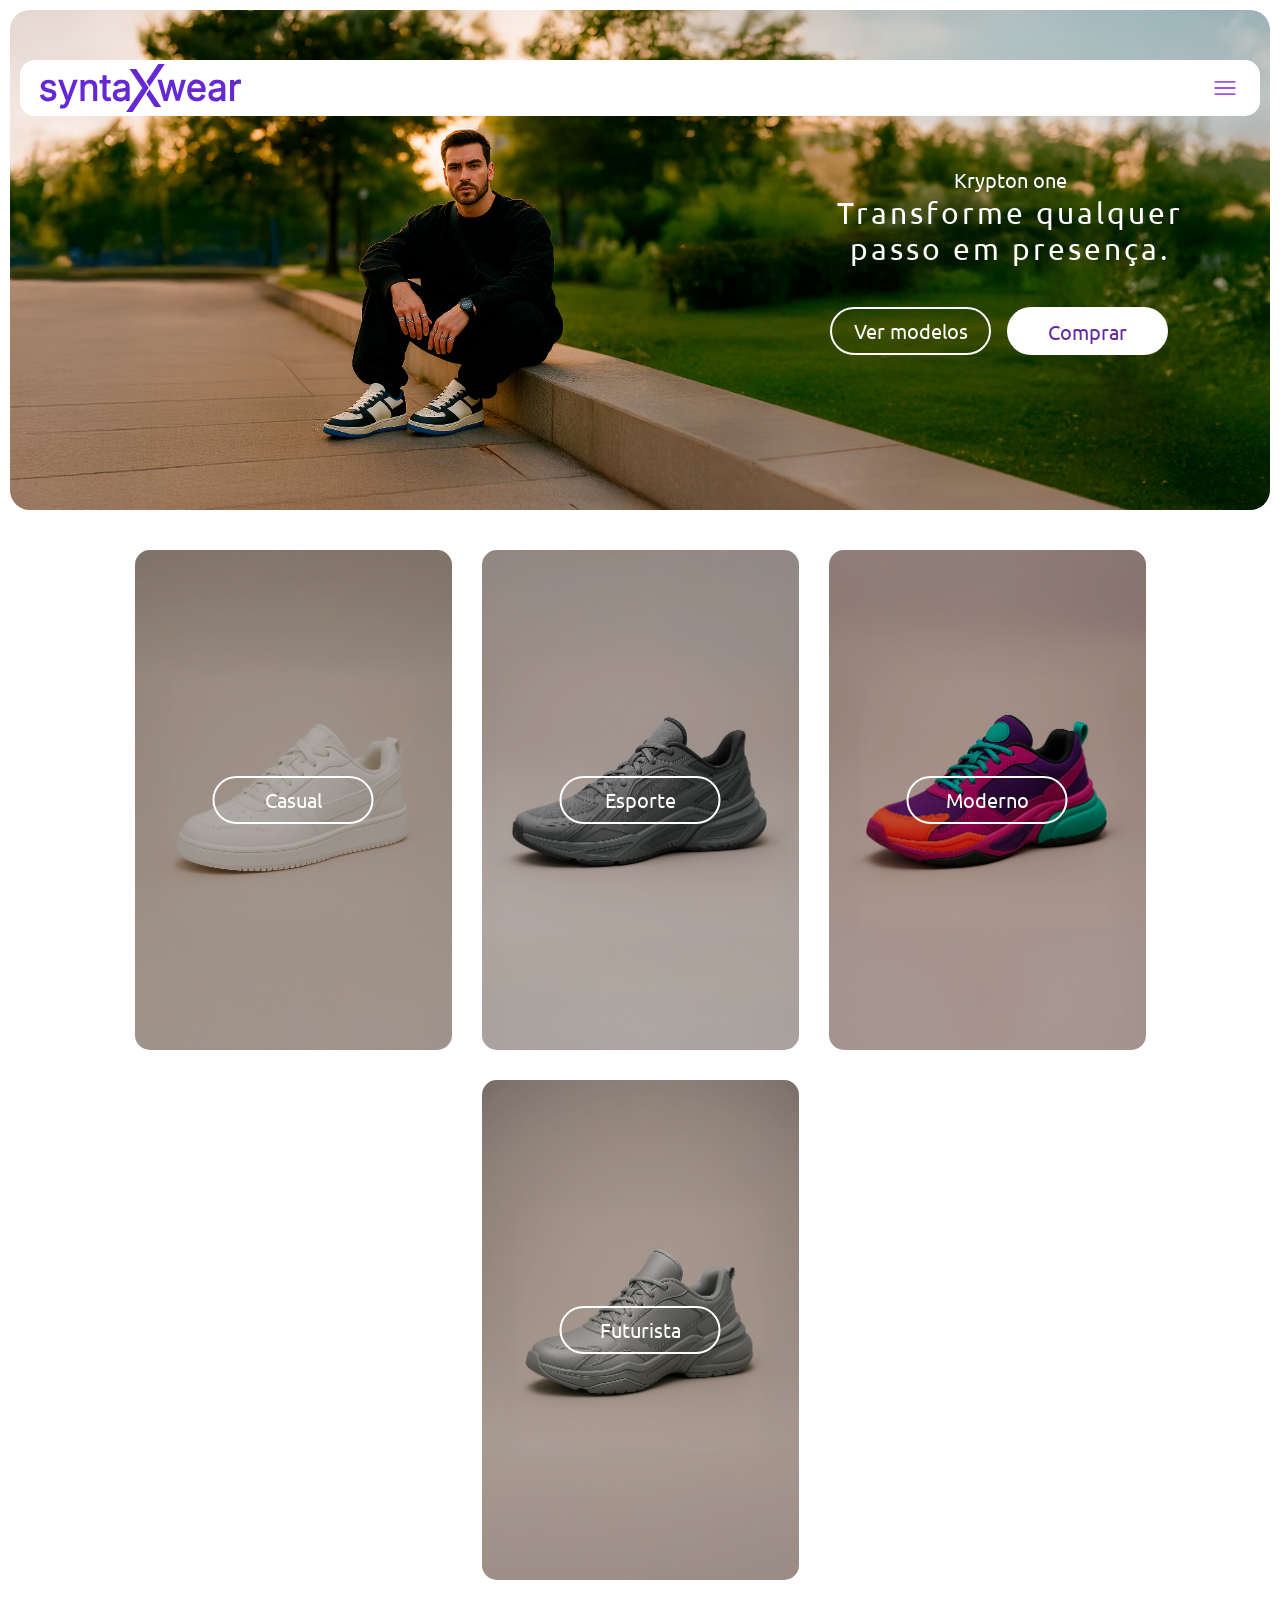
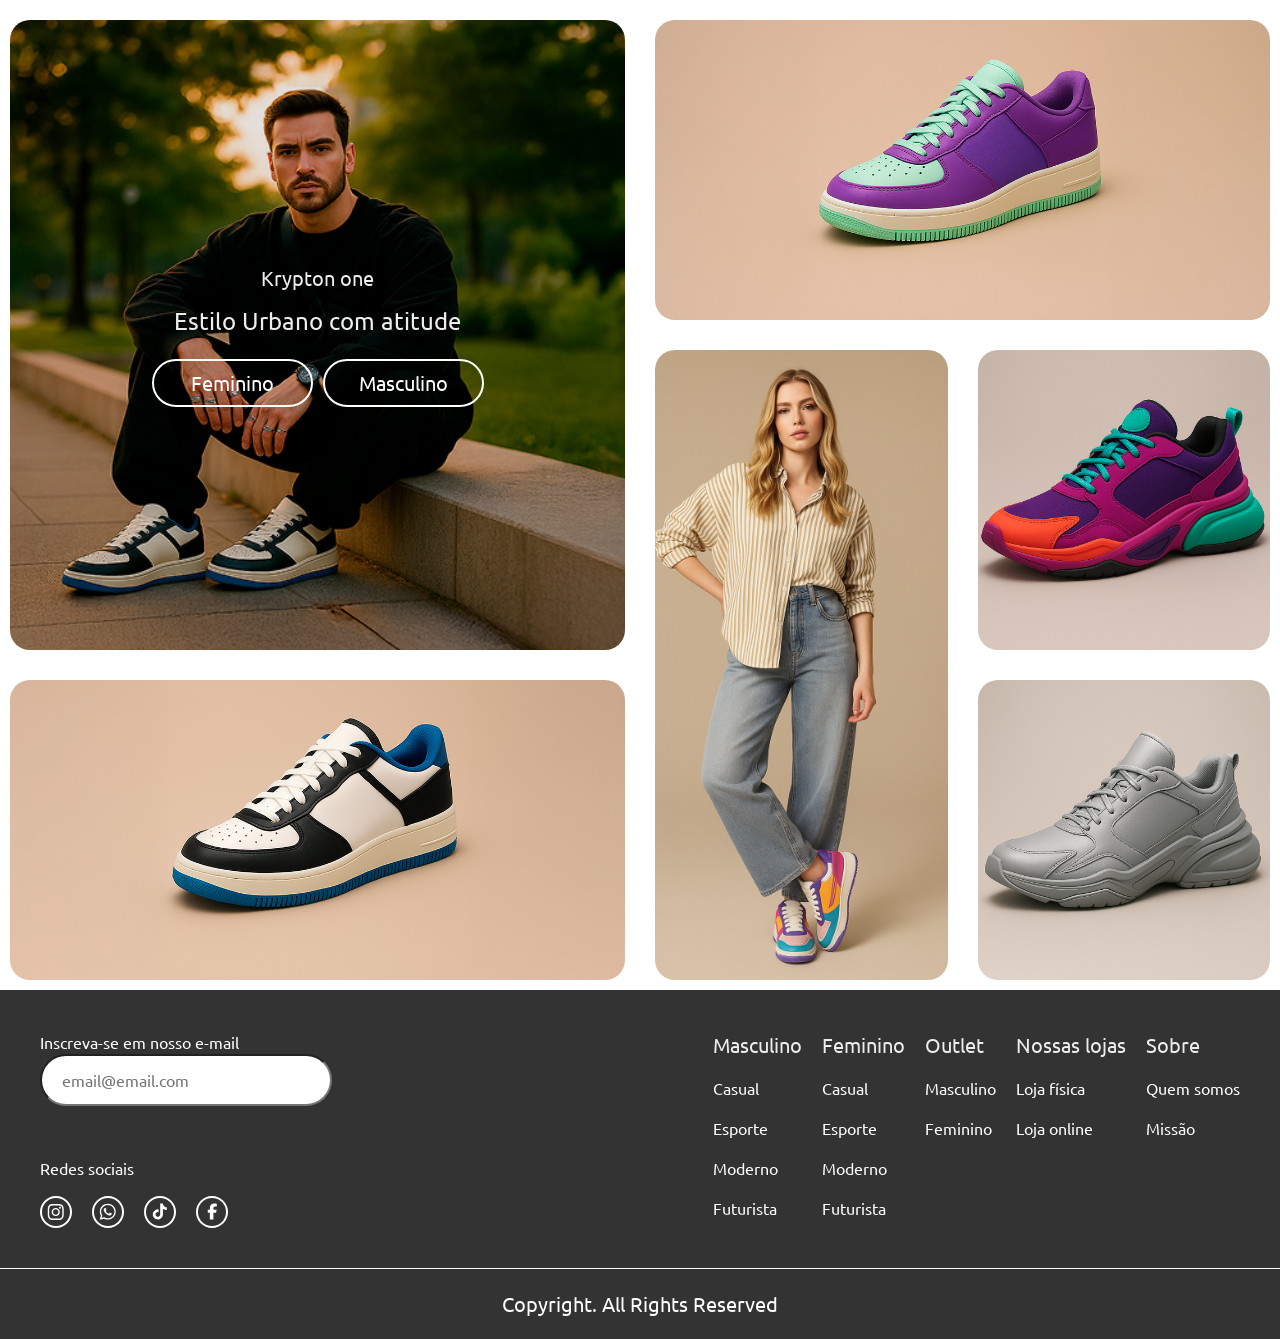
<file: index.html>
<!DOCTYPE html>
<html lang="pt-BR">

<head>
    <meta charset="UTF-8">
    <meta name="viewport" content="width=device-width, initial-scale=1.0">
    <title>SyntaxWear - Tênis e Sneakers Online</title>
    <meta name="description"
        content="Compre os melhores tênis e sneakers online na SyntaxWear. Encontre os últimos lançamentos, ofertas exclusivas e uma ampla variedade de estilos. Transforme seu estilo com nossos produtos de alta qualidade.">
    <link rel="stylesheet" href="./css/base/reset.css">
    <link rel="stylesheet" href="./css/base/variables.css">
    <link rel="stylesheet" href="./css/main.css">
    <link rel="stylesheet" href="./css/layout/header.css">
    <link rel="stylesheet" href="./css/layout/hero.css">
    <link rel="stylesheet" href="./css/layout/categories.css">
    <link rel="stylesheet" href="./css/layout/products.css">
    <link rel="stylesheet" href="./css/layout/footer.css">
</head>

<body>
    <!-- Header -->
    <header class="header">
        <h1 class="logo">
            <a href="/" title="SyntaxWear - Tênis e Sneakers Online">
                <img src="./images/icons/logo.svg" alt="SyntaxWear - Tênis e Sneakers Online">
            </a>
        </h1>

        <input type="checkbox" id="menu-toggle" class="menu-toggle">
        <label for="menu-toggle" class="menu-icon">
            <img src="./images/icons/hamburguer.svg" alt="menu mobile">
        </label>
        <nav class="nav-container">

            <nav class="nav-center" aria-label="Categorias Principais">
                <ul>
                    <li><a href="#">Masculino</a></li>
                    <li><a href="#">Feminino</a></li>
                    <li><a href="#">Outlet</a></li>
                </ul>
            </nav>

            <nav class="nav-right" aria-label="Acesso rápido">
                <ul>
                    <li><a href="#">Nossas lojas</a></li>
                    <li><a href="#">Sobre</a></li>

                    <li><a href="#" aria-label="Minha conta"><img src="./images/icons/user.svg" alt=" Minha conta"></a>
                    </li>
                    <li><a href="#" aria-label="Ajuda"><img src="./images/icons/help.svg" alt=" Ajuda"></a></li>
                    <li><a href="#" aria-label="carrinho"><img src="./images/icons/bag.svg" alt=" Carrinho"></a></li>
                </ul>
            </nav>
        </nav>
    </header>

    <!-- Conteúdo Principal -->
    <main>
        <!-- Seção Hero -->
        <section class="hero-section">
            <div class="hero-overlay">
                <div class="hero-content">
                    <span class="hero-subtitle">Krypton one</span>
                    <h2 class="hero-title">Transforme qualquer passo em presença.</h2>
                    <div class="hero-buttons">
                        <a class="btn btn-outline" href="#">Ver modelos</a>
                        <a class="btn btn-filled" href="#">Comprar</a>

                    </div>
                </div>
            </div>

        </section>

        <!-- Seção de Categorias de Tênis -->
        <section class="categories-section">

            <div class="category-card casual">
                <a href="#" class="category-link">
                    <span class="overlay"></span>
                    <span class="category-name btn btn-outline">Casual</span>
                </a>
            </div>

            <div class="category-card esporte">
                <a href="#" class="category-link">
                    <span class="overlay"></span>
                    <span class="category-name btn btn-outline">Esporte</span>
                </a>
            </div>

            <div class="category-card moderno">
                <a href="#" class="category-link">
                    <span class="overlay"></span>
                    <span class="category-name btn btn-outline">Moderno</span>
                </a>
            </div>

            <div class="category-card futurista">
                <a href="#" class="category-link">
                    <span class="overlay"></span>
                    <span class="category-name btn btn-outline">Futurista</span>
                </a>
            </div>

        </section>

        <!-- Seção de Produtos em Destaque -->
        <section class="grid-section">
            <div class="card highlight">
                <div class="top1-content">
                    <h3 class="card-title">Krypton one</h3>
                    <p class="card-subtitle">Estilo Urbano com atitude</p>
                    <div class="cta-group">
                        <a href="#" class="btn btn-outline">Feminino</a>
                        <a href="#" class="btn btn-outline">Masculino</a>
                    </div>
                </div>
            </div>
            <div class="card sneaker-purple"></div>
            <div class="card model"></div>
            <div class="card sneaker-color"></div>
            <div class="card sneaker-white"></div>
            <div class="card sneaker-silver"></div>
        </section>
    </main>

    <!-- Footer -->
    <footer class="site-footer">
        <div class="footer-content">
            <!-- Newsletter -->
            <div class="footer-right">

                <form class="newsletter-form">
                    <label for="newsletter-email">Inscreva-se em nosso e-mail</e-mail></label>
                    <input type="email" id="newsletter-email" placeholder="email@email.com">

                </form>


                <div class="footer-social">
                    <span>Redes sociais</span>
                    <ul>
                        <li><a href="#" aria-label="Instagram"><img src="./images/icons/instagram.svg"
                                    alt="Instagram"></a></li>
                        <li><a href="#" aria-label="whatsapp"><img src="./images/icons/whatsapp.svg" alt="WhatsApp"></a>
                        </li>
                        <li><a href="#" aria-label="TikTok"><img src="./images/icons/tiktok.svg" alt="TikTok"></a></li>
                        <li><a href="#" aria-label="Facebook"><img src="./images/icons/facebook.svg" alt="Facebook"></a>
                        </li>
                    </ul>
                </div>
            </div>

            <!-- Links de Navegação -->
            <nav class="footer-links">
                <ul>
                    <li>
                        <strong>Masculino</strong>
                        <ul>
                            <li><a href="#">Casual</a></li>
                            <li><a href="#">Esporte</a></li>
                            <li><a href="#">Moderno</a></li>
                            <li><a href="#">Futurista</a></li>
                        </ul>
                    </li>

                    <li>
                        <strong>Feminino</strong>
                        <ul>
                            <li><a href="#">Casual</a></li>
                            <li><a href="#">Esporte</a></li>
                            <li><a href="#">Moderno</a></li>
                            <li><a href="#">Futurista</a></li>
                        </ul>
                    </li>

                    <li>
                        <strong>Outlet</strong>
                        <ul>
                            <li><a href="#">Masculino</a></li>
                            <li><a href="#">Feminino</a></li>
                        </ul>
                    </li>

                    <li>
                        <strong>Nossas lojas</strong>
                        <ul>
                            <li><a href="#">Loja física</a></li>
                            <li><a href="#">Loja online</a></li>
                        </ul>
                    </li>

                    <li>
                        <strong>Sobre</strong>
                        <ul>
                            <li><a href="#">Quem somos</a></li>
                            <li><a href="#">Missão</a></li>
                        </ul>
                    </li>
                </ul>
            </nav>
        </div>

        <!-- Copyright -->
        <div class="footer-copy">
            <p>Copyright. All Rights Reserved</p>
        </div>
    </footer>
</body>

</html>
</file>
<file: css/base/variables.css>
@import url('https://fonts.googleapis.com/css2?family=Ubuntu:ital,wght@0,300;0,400;0,500;0,700;1,300;1,400;1,500;1,700&display=swap');

:root{
    --fonte-principal:'ubuntu', sans-serif;
}
</file>
<file: css/main.css>
body {
    font-family: var(--fonte-principal);
    color:#333333;
}

main{
    padding:2.5rem 0 2.5rem;
    max-width:1360px;
    margin:0 auto;
}
@media(max-width:1280px){
    main{
        padding:0.625rem;
    }
}

.btn{
    font-size: 1.25rem;
    width: 161px;
    height: 48px;
    border-radius: 25px;
    color: #ffffff;
    font-weight: 400;
    padding:10px 20px;
    transition: background-color 0.3s, border 0.3s;
}


.btn-outline{
    background: transparent;
    border:2px solid #ffffff;
    line-height: 23px;
}
</file>
<file: css/layout/header.css>
.header{
    position: fixed;
    top:60px;
    left:50%;
    transform: translateX(-50%);
    width:1260px;
    max-width: 1320px;
    border-radius: 15px;
    z-index: 999;
    display: flex;
    justify-content: space-between;
    align-items: center;
    padding: 0.255rem 1.25rem;
    background-color: #ffffff;
}

.logo img{
    height:48px;
}

.nav-center ul{
    display: flex;
    gap: 2.5rem;
}

.nav-center a, .nav-right a{
    font-size: 1.25rem;
    color:#333333;
}

.nav-center a:hover, .nav-right a:hover{
    color: #7c3aed;
}

.nav-right ul{
    display: flex;
    gap: 2.5rem; 
    align-items: center;
}

.nav-right img{
    height: 20px;
}

.nav-right a:hover img{
    opacity: 0.7;
    
}

.nav-container{
    display: flex;
    justify-content: space-between;
    width: 100%;
    align-items: center;
    flex:1;
    margin-left:10rem;
}

.menu-toggle{
    display: none;
}
.menu-icon{
    width: 30px;
    height: 30px;
    display: none;
    cursor: pointer;
    z-index: 1001;
}
.menu-icon img{
    width: 100%;
    height: 100%;
    transition: opacity 0.3s ease;
}
.menu-icon:hover img{
    opacity: 0.7;
}

@media (max-width: 1280px){
    .header{
        width: calc(100% - 40px)
    }
    .menu-icon{
        display: block;
        
    }
    .nav-container {
        position: fixed;
        top: 0;
        right: -100%;
        width: 200px;
        flex-direction: column;
        padding: 80px 20px 20px;
        background-color: #ffffff;
        gap: 2rem;
        transition: right 0.3s ease;
        align-items: flex-start;
    }

    .nav-center, .nav-right{
        width: 100%;
        text-align: center;
    }
   
    
    .nav-center ul, .nav-right ul{
        flex-direction: column;
        gap: 1.5rem;
        width: 100%;
    }


    .nav-center a, .nav-right a{
        width: 100%;
        border-bottom: 1px solid #eeeeee;
        padding: 0.3rem 0;
        font-size: 1rem;
        display: block;

    }

    .menu-toggle:checked ~ .nav-container{
        right:0;
    }

}
</file>
<file: css/layout/hero.css>
.hero-section{
    background: url(../../images/banners/hero.jpg) no-repeat center;
    background-size: cover;
    height:500px;
    position:relative;
    border-radius: 20px;
}

.hero-overlay{
    width: 100%;
    height: 100%;
    display: flex;
    align-items: center;
    justify-content: flex-end;
    padding: 0 5rem;
}

.hero-content{
    color: #ffffff;
    max-width: 360px;
    text-align: center;
}
.hero-buttons{
    display:flex;
    gap:16px;
}
.hero-content .hero-title{
    font-size:1.87rem;
    margin-bottom: 40px;
    font-weight: 400;
    line-height: 36px;
    letter-spacing: 3px;
}

.hero-content .hero-subtitle{
    font-size: 1.25rem;
    font-weight: 400;
}

.btn-filled{
    background-color: #ffffff;
    color: #6329A2;
}
.btn:hover{
    background-color:#6329A2;
    color: #ffffff;
    border-color:#6329A2;

}

@media(max-width:768px){
    .hero-section{
        height:660px;
        background-image: url(../../images/banners/hero-mobile.jpg);
    }

    .hero-overlay{
        padding:0;
    }

    .hero-content .hero-title{
        font-size: 1.5rem;
    }

    .hero-content .hero-subtitle{
        font-size: 1.25rem;}

    .hero-content{
        max-width: 330px;
        margin:0 auto;
    }    

    .btn{
        font-size: 1.2rem;
    }
}
</file>
<file: css/layout/categories.css>
.categories-section{
    display: flex;
    flex-wrap: wrap;
    justify-content: center;
    gap: 30px;
    padding-top: 40px;
    padding-bottom: 40px;
}

.category-card{
    position: relative;
    width:317px;
    height: 500px;
    border-radius: 15px;
    overflow: hidden;
}
.overlay{
    position: absolute;
    inset: 0;
    background-color: rgba(0, 0, 0, 0.25);
    z-index: 1;
}
.category-name{
    position: absolute;
    left: 50%;
    top: 50%;
    transform:translate(-50%, -50%);
    z-index: 2;
    text-align: center;
}
.casual{
    background: url('../../images/products/casual.jpg') no-repeat center;
    background-size: cover;
}

.esporte{
    background: url('../../images/products/esporte.jpg') no-repeat center;
    background-size: cover;
}

.moderno{
    background: url('../../images/products/moderno.jpg') no-repeat center;
    background-size: cover;
}

.futurista{
    background: url('../../images/products/futurista.jpg') no-repeat center;
    background-size: cover;
}

@media(max-width:500px){
    .category-card{
        max-width:100%;
    }
}
</file>
<file: css/layout/products.css>
.card{
    background-position: center;
    background-size: cover;
    background-repeat: no-repeat;
    position: relative;
    border-radius: 20px;
}

.highlight{
    grid-area: highlight;
    background-image: url(../../images/products/modelo-masculino.jpg);
    
}

.sneaker-purple{
    grid-area: sneaker-purple;
    background-image: url(../../images/products/roxo-verde-grid.jpg);
}
.model{
    grid-area: model;
    background-image: url(../../images/products/modelo-feminino.jpg);
}
.sneaker-color{
    grid-area: sneaker-color;
    background-image: url(../../images/products/futurista-grid.jpg);
}
.sneaker-white{
    grid-area: sneaker-white;
    background-image: url(../../images/products/preto-azul-grid.jpg);
}
.sneaker-silver{
    grid-area: sneaker-silver;
    background-image: url(../../images/products/moderno-grid.jpg);
}

.grid-section{
    display: grid;
    grid-template-columns: repeat(4, 1fr);
    grid-template-rows: repeat(3, 300px);
    grid-template-areas:
        "highlight highlight sneaker-purple sneaker-purple"
        "highlight highlight model sneaker-color"
        "sneaker-white sneaker-white model sneaker-silver";
    gap: 30px;
}

.top1-content{
    position:absolute;
    left:50%;
    top:50%;
    transform:translate(-50%, -50%);
    text-align: center;
}
.card-title{
    color:#ededed ;
    font-size: 1.25rem;
    font-weight: 400;
    margin-bottom: 10px;
}
.card-subtitle{
    color:#ededed ;
    font-size: 1.5rem;
    font-weight: 400;
    margin-bottom: 20px;
}

.cta-group{
    display: flex;
    gap:10px;
}

@media(max-width:768px){
    .grid-section{
        grid-template-columns:1fr 1fr;
        grid-template-rows:repeat(5, auto);
        grid-template-areas:
        "highlight highlight"
        "sneaker-white sneaker-white"
        "model sneaker-color"
        "model sneaker-silver"
        "sneaker-purple sneaker-purple";
        max-width:100%;
        gap:0.625rem;

    }
    .highlight{
        min-height:500px;
    }
    .model{
        min-height:500px;
    }
    .sneaker-white, .sneaker-purple{
        min-height:190px;
    }

}
</file>
<file: css/layout/footer.css>
.site-footer{
    background-color: #333333;
    color: #ffffff;
}

.footer-content{
    max-width: 1360px;
    margin: 0 auto;
    padding: 2.5rem;
    display: flex;
    justify-content: space-between;
}

.footer-right{
    display:flex;
    flex-direction: column;
    gap: 3.125rem;
}

.footer-links ul{
    display: flex;
    gap: 1.25rem;

}

.footer-links ul ul{
    display: flex;
    flex-direction: column;
    gap: 1rem;
}

.footer-links strong{
    color:#ededed;
    font-size:1.25rem;
    margin-bottom: 1rem;
    display: block;
    font-weight: 400;
}

.footer-links li a{
    color:#ffffff;
}

.footer-links li a:hover{
    text-decoration: underline;
}

.newsletter-form{
    display: flex;
    flex-direction: column;
}

.newsletter-form input{
    border-radius:30px;
    color:#aaaaaa;
    padding:0.75rem 1.25rem;
}
.footer-social span{
    margin-bottom: 1rem;
    display: block;
}

.footer-social ul{
    display: flex;
    gap: 1.25rem;
    
}

.footer-social li a:hover img{
    opacity: 0.7;
}

.footer-copy{
    font-size: 1.25rem;    
    text-align: center;
    padding: 1.25rem 0;
    border-top: 1px solid;
}


@media(max-width:1000px){
    .footer-content{
        flex-direction: column;
        gap: 2rem;
        padding:2rem 1rem;
    }
    .footer-links ul{
        flex-direction: column;
        gap: 2rem;
    }
    .footer-social ul{
        gap:1rem;
    }
    .footer-copy{
        font-size:1rem;
        padding:1.5rem 0 1.5rem;
    }
}
</file>
